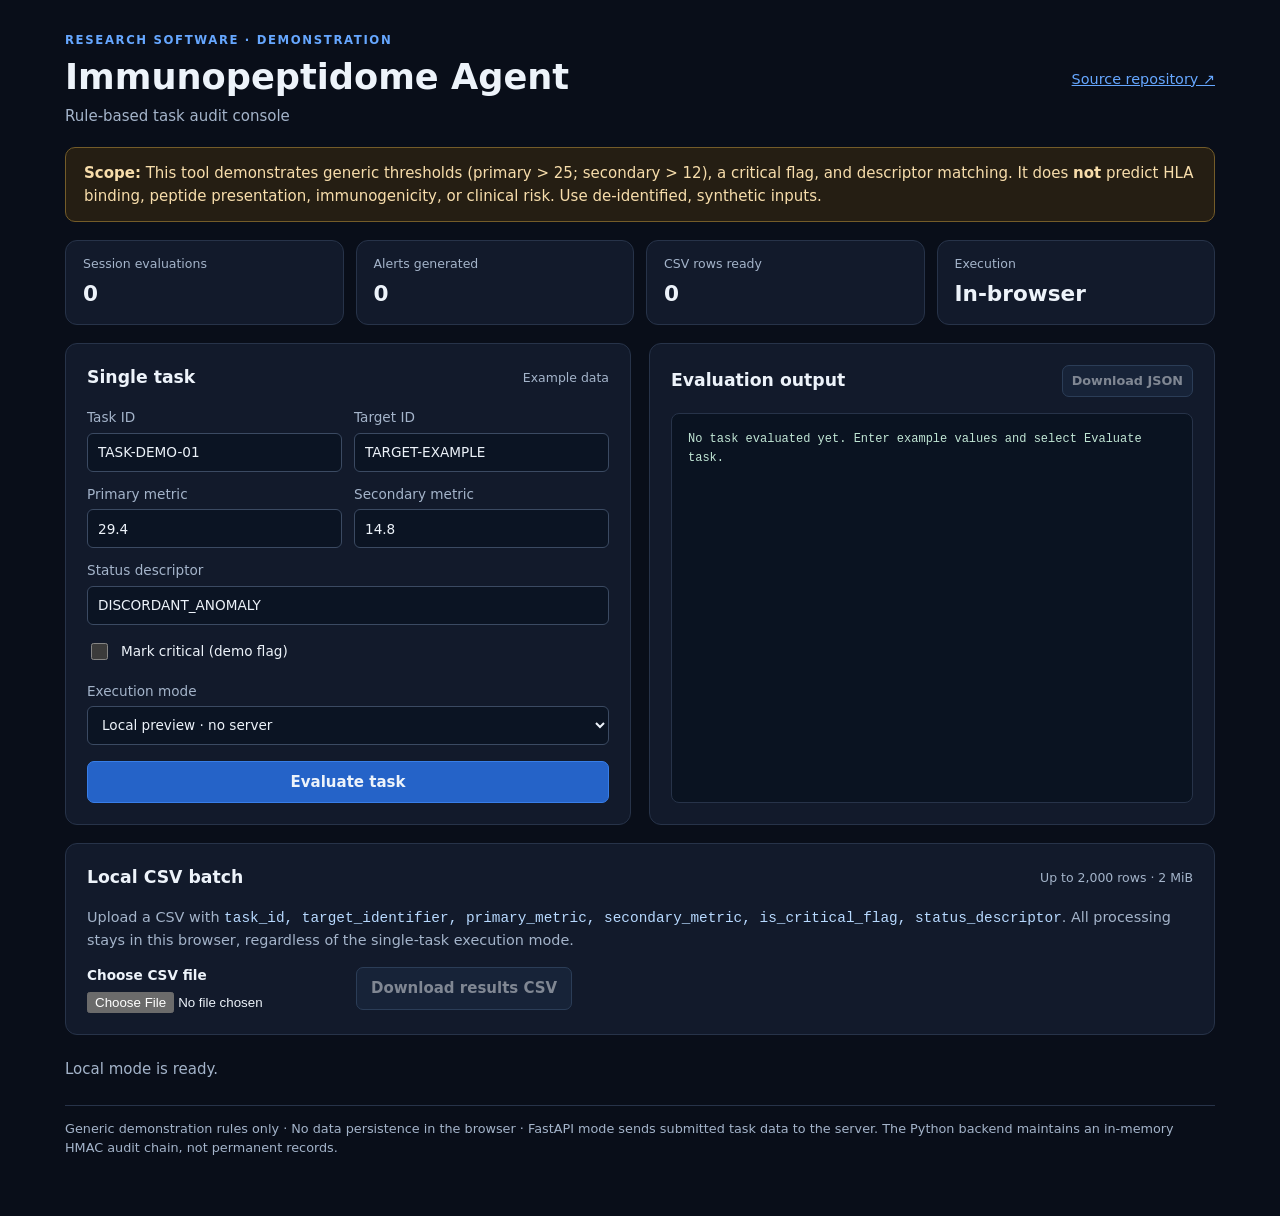
<file: index.html>
<!doctype html>
<html lang="en">
<head>
  <meta charset="utf-8">
  <meta name="viewport" content="width=device-width, initial-scale=1">
  <meta name="description" content="Local rule-based task auditing demonstration. Not an HLA-binding or neoantigen predictor.">
  <title>Immunopeptidome Agent · Audit Console</title>
  <link rel="stylesheet" href="./web/styles.css">
  <script src="./web/app.js" defer></script>
</head>
<body>
  <main class="shell">
    <header class="masthead">
      <div>
        <p class="eyebrow">RESEARCH SOFTWARE · DEMONSTRATION</p>
        <h1>Immunopeptidome Agent</h1>
        <p class="intro">Rule-based task audit console</p>
      </div>
      <a class="repo-link" href="https://github.com/abusuraihsakhri/immunopeptidome-neoantigen-agent" rel="noopener noreferrer">Source repository ↗</a>
    </header>
    <div class="notice" role="note"><strong>Scope:</strong> This tool demonstrates generic thresholds (primary &gt; 25; secondary &gt; 12), a critical flag, and descriptor matching. It does <strong>not</strong> predict HLA binding, peptide presentation, immunogenicity, or clinical risk. Use de-identified, synthetic inputs.</div>

    <section class="stats" aria-label="Session summary">
      <div class="stat"><small>Session evaluations</small><strong id="run-count">0</strong></div>
      <div class="stat"><small>Alerts generated</small><strong id="alert-count">0</strong></div>
      <div class="stat"><small>CSV rows ready</small><strong id="batch-count">0</strong></div>
      <div class="stat"><small>Execution</small><strong id="mode-status">In-browser</strong></div>
    </section>

    <div class="layout">
      <section class="panel" aria-labelledby="input-title">
        <div class="panel-heading"><h2 id="input-title">Single task</h2><span>Example data</span></div>
        <form id="audit-form">
          <div class="row-fields">
            <label>Task ID<input id="task_id" maxlength="120" required value="TASK-DEMO-01" autocomplete="off"></label>
            <label>Target ID<input id="target_identifier" maxlength="120" required value="TARGET-EXAMPLE" autocomplete="off"></label>
          </div>
          <div class="row-fields">
            <label>Primary metric<input id="primary_metric" type="number" step="any" required value="29.4"></label>
            <label>Secondary metric<input id="secondary_metric" type="number" step="any" required value="14.8"></label>
          </div>
          <label>Status descriptor<input id="status_descriptor" maxlength="120" required value="DISCORDANT_ANOMALY"></label>
          <label class="check"><input type="checkbox" id="is_critical_flag"> Mark critical (demo flag)</label>
          <label>Execution mode<select id="execution-mode"><option value="local">Local preview · no server</option><option id="api-mode" value="api">Connected FastAPI · signed in-memory audit</option></select></label>
          <button id="run-button" type="submit" class="primary">Evaluate task</button>
        </form>
      </section>
      <section class="panel results" aria-labelledby="result-title">
        <div class="panel-heading"><h2 id="result-title">Evaluation output</h2><button id="save-json" class="subtle" disabled type="button">Download JSON</button></div>
        <pre id="output" tabindex="0" aria-label="Evaluation JSON output">No task evaluated yet. Enter example values and select Evaluate task.</pre>
      </section>
    </div>

    <section class="panel batch" aria-labelledby="batch-title">
      <div class="panel-heading"><h2 id="batch-title">Local CSV batch</h2><span>Up to 2,000 rows · 2 MiB</span></div>
      <p>Upload a CSV with <code>task_id, target_identifier, primary_metric, secondary_metric, is_critical_flag, status_descriptor</code>. All processing stays in this browser, regardless of the single-task execution mode.</p>
      <div class="batch-actions"><label class="file-label">Choose CSV file<input id="csv-file" type="file" accept=".csv,text/csv"></label><button id="save-csv" type="button" disabled>Download results CSV</button></div>
    </section>
    <p id="message" role="status" aria-live="polite">Local mode is ready.</p>
    <footer>Generic demonstration rules only · No data persistence in the browser · FastAPI mode sends submitted task data to the server. The Python backend maintains an in-memory HMAC audit chain, not permanent records.</footer>
  </main>
</body>
</html>
</file>
<file: web/styles.css>
:root { color-scheme: dark; --bg: #090e19; --surface: #121a2b; --edge: #273349; --text: #edf3fa; --muted: #a4b4ca; --blue: #66a7ff; }
* {box-sizing: border-box;}
body { margin: 0; background: var(--bg); color: var(--text); font: 15px/1.5 system-ui, -apple-system, Segoe UI, sans-serif; }
.shell { width: min(1150px, calc(100% - 36px)); margin: 32px auto; }
.masthead {display:flex; justify-content:space-between; align-items:center; gap:16px; margin-bottom:20px;}
.eyebrow {letter-spacing:.14em; color:var(--blue); font-size:.73rem; font-weight:750; margin:0 0 6px;}
h1 {font-size:clamp(1.6rem, 4vw, 2.2rem); line-height:1.2; margin:0;}
h2 {font-size:1.08rem; margin:0;}
.intro {color:var(--muted); margin:7px 0 0;}
a {color:var(--blue);}
.repo-link {white-space:nowrap; font-size:.9rem;}
.notice {padding:14px 18px; border:1px solid #745c29; border-radius:10px; background:#251e13; color:#f7ddab; margin-bottom:18px;}
.stats {display:grid; grid-template-columns:repeat(4,1fr); gap:12px; margin-bottom:18px;}
.stat, .panel {border:1px solid var(--edge); background:var(--surface); border-radius:12px;}
.stat {padding:14px 17px;}
.stat small {display:block; color:var(--muted); margin-bottom:4px;}
.stat strong {display:block; font-size:1.35rem; font-variant-numeric:tabular-nums;}
.layout {display:grid; grid-template-columns:1fr 1fr; gap:18px;}
.panel {padding:21px; min-width:0;}
.panel-heading {display:flex; justify-content:space-between; align-items:center; gap:12px; margin-bottom:16px;}
.panel-heading span {color:var(--muted); font-size:.78rem;}
label {display:block; font-size:.85rem; color:var(--muted); margin-bottom:12px;}
.row-fields {display:grid; grid-template-columns:1fr 1fr; gap:12px;}
input:not([type=checkbox]):not([type=file]), select {width:100%; height:39px; margin-top:5px; padding:8px 10px; border-radius:6px; border:1px solid #3b4a62; background:#0b1423; color:var(--text); font:inherit;}
.check {display:flex; align-items:center; gap:10px; color:var(--text); padding:3px 0 6px;}
.check input {width:17px; height:17px; accent-color:var(--blue);}
button {padding:9px 14px; background:#1c2c45; color:var(--text); border:1px solid #456184; border-radius:7px; font:inherit; font-weight:650; cursor:pointer;}
button.primary {width:100%; background:#2563c8; border-color:#387ee8; margin-top:4px;}
button:hover:not(:disabled) {filter:brightness(1.16);}
button:disabled {opacity:.5; cursor:not-allowed;}
:focus-visible {outline:3px solid #9bc5ff; outline-offset:3px;}
button.subtle {font-size:.8rem; padding:5px 9px;}
.results {display:flex; flex-direction:column;}
pre {margin:0; padding:16px; flex:1; min-height:310px; max-height:485px; overflow:auto; border:1px solid var(--edge); border-radius:8px; background:#0a1321; color:#c1e6d5; font:12px/1.65 ui-monospace, SFMono-Regular, Consolas, monospace; white-space:pre-wrap; overflow-wrap:anywhere;}
.batch {margin-top:18px;}
.batch p {margin:0 0 13px; color:var(--muted); font-size:.9rem;}
code {color:#b7d9ff; overflow-wrap:anywhere;}
.batch-actions {display:flex; align-items:center; gap:16px; flex-wrap:wrap;}
.file-label {margin:0; font-weight:600; color:var(--text);}
.file-label input {display:block; margin-top:7px; width:min(100%,360px); max-width:100%;}
#message {padding:8px 0; min-height:40px; color:var(--muted);}
#message[data-kind=error] {color:#ff9999;}
#message[data-kind=ok] {color:#89e3b0;}
footer {padding:13px 0 28px; color:var(--muted); border-top:1px solid var(--edge); font-size:.8rem;}
@media(max-width:760px) {.shell{margin:18px auto;} .masthead{align-items:flex-start;flex-direction:column;} .stats{grid-template-columns:repeat(2,1fr);} .layout{grid-template-columns:1fr;} .panel{padding:16px;}}
@media(max-width:430px) {.row-fields{grid-template-columns:1fr; gap:0;} .stats{gap:8px;} .stat{padding:12px;} .stat strong{font-size:1.12rem;}}
</file>
